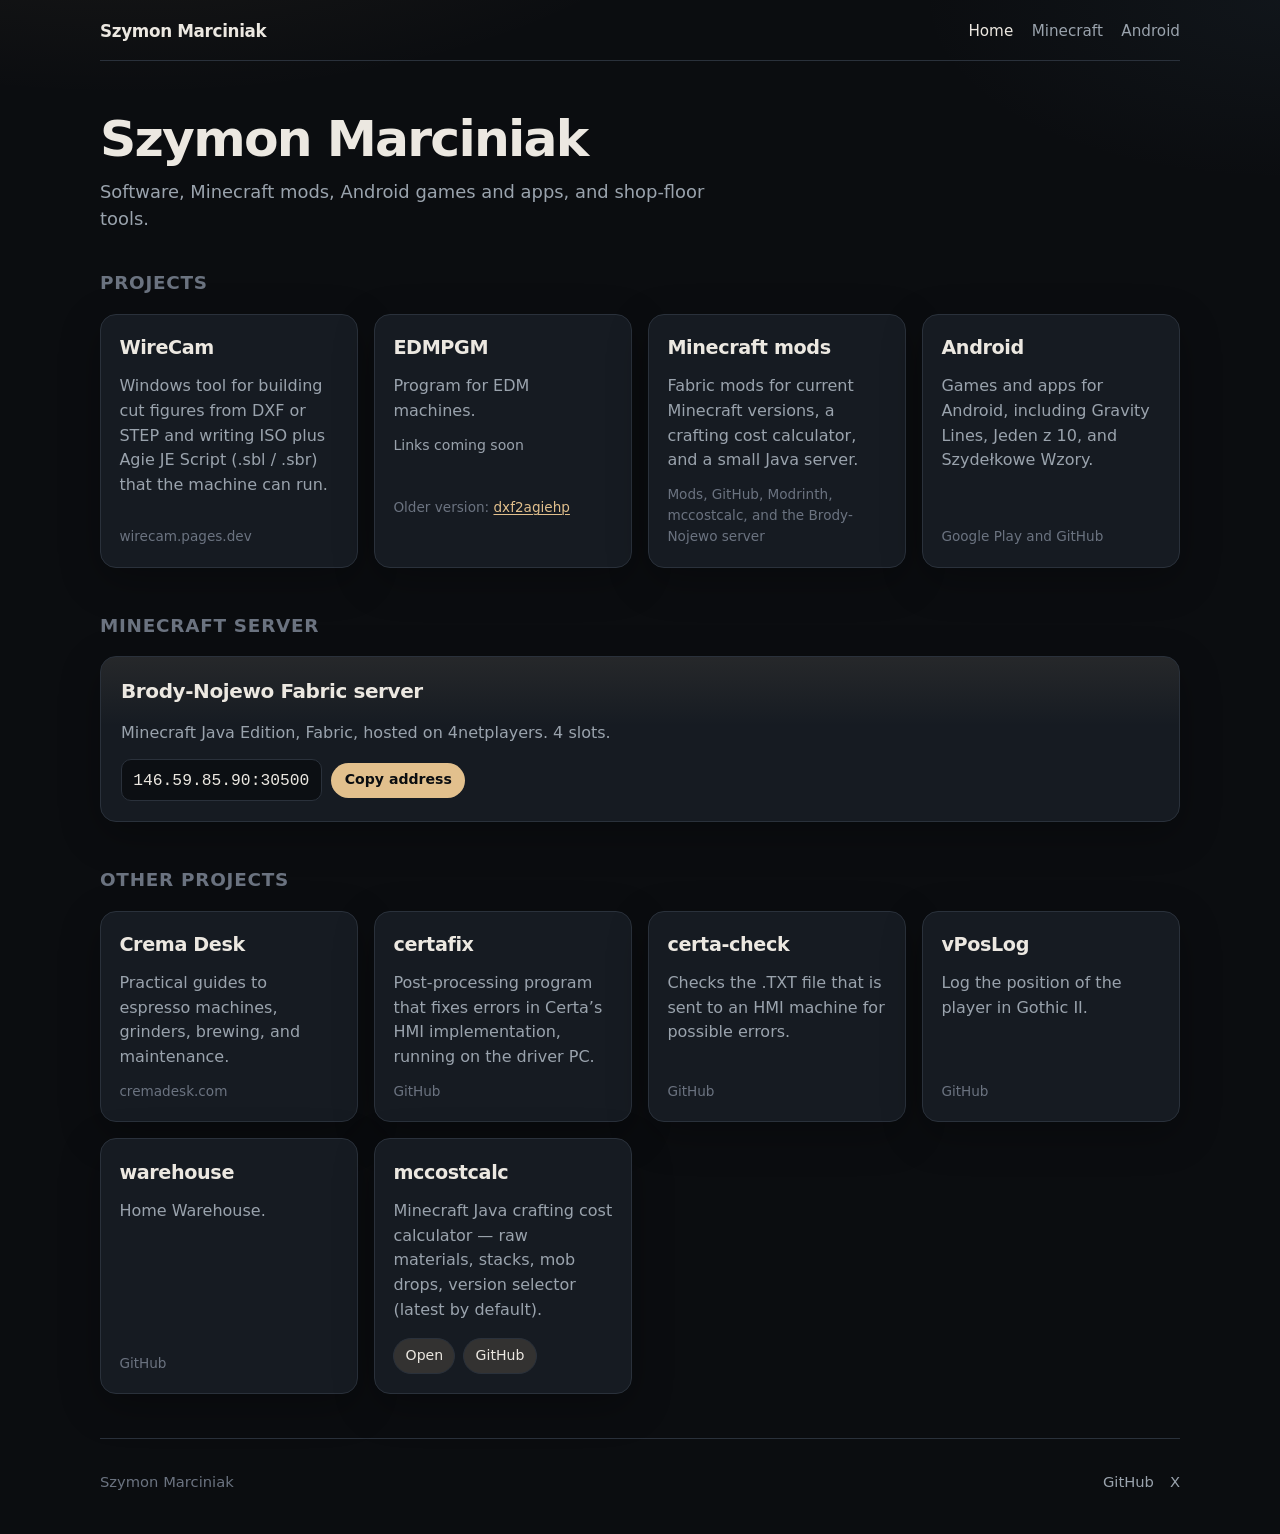
<file: index.html>
<!DOCTYPE html>
<html lang="en">
<head>
  <meta charset="utf-8">
  <meta name="viewport" content="width=device-width, initial-scale=1">
  <title>Szymon Marciniak</title>
  <meta name="description" content="Projects by Szymon Marciniak — WireCam, Minecraft mods, Android games and apps, and other tools.">
  <link rel="icon" href="/assets/favicon.svg" type="image/svg+xml">
  <link rel="stylesheet" href="/assets/style.css">
</head>
<body>
  <header class="site-header wrap">
    <a class="wordmark" href="/">Szymon Marciniak</a>
    <nav class="nav" aria-label="Primary">
      <a href="/" aria-current="page">Home</a>
      <a href="/minecraft/">Minecraft</a>
      <a href="/android/">Android</a>
    </nav>
  </header>
  <main>
    <section class="hero wrap">
      <h1>Szymon Marciniak</h1>
      <p class="lede">Software, Minecraft mods, Android games and apps, and shop-floor tools.</p>
    </section>

    <section class="section wrap" id="projects">
      <h2>Projects</h2>
      <div class="grid">
        <a class="card" href="https://wirecam.pages.dev">
          <h3>WireCam</h3>
          <p>Windows tool for building cut figures from DXF or STEP and writing ISO plus Agie JE Script (.sbl / .sbr) that the machine can run.</p>
          <span class="meta">wirecam.pages.dev</span>
        </a>

        <!--
          EDMPGM — program for EDM machines.
          Links for the current version will be added later. When they arrive,
          replace the "Links coming soon" paragraph with links, for example:
            <div class="actions">
              <a class="btn" href="https://…">Website</a>
              <a class="btn" href="https://github.com/VashaTS/…">GitHub</a>
              <a class="btn" href="…">Download</a>
            </div>
          Keep the older-version link to dxf2agiehp below.
        -->
        <article class="card" id="edmpgm">
          <h3>EDMPGM</h3>
          <p>Program for EDM machines.</p>
          <p class="soon">Links coming soon</p>
          <p class="meta">Older version: <a href="https://github.com/VashaTS/dxf2agiehp">dxf2agiehp</a></p>
        </article>

        <a class="card" href="/minecraft/">
          <h3>Minecraft mods</h3>
          <p>Fabric mods for current Minecraft versions, a crafting cost calculator, and a small Java server.</p>
          <span class="meta">Mods, GitHub, Modrinth, mccostcalc, and the Brody-Nojewo server</span>
        </a>

        <a class="card" href="/android/">
          <h3>Android</h3>
          <p>Games and apps for Android, including Gravity Lines, Jeden z 10, and Szydełkowe Wzory.</p>
          <span class="meta">Google Play and GitHub</span>
        </a>
      </div>
    </section>

    <section class="section wrap" id="minecraft-server">
      <h2>Minecraft server</h2>
    <article class="server" id="server">
      <h3>Brody-Nojewo Fabric server</h3>
      <p>Minecraft Java Edition, Fabric, hosted on 4netplayers. 4 slots.</p>
      <div class="address-row">
        <code class="address" id="server-address">146.59.85.90:30500</code>
        <button type="button" class="copy-btn" data-copy="146.59.85.90:30500" aria-label="Copy server address 146.59.85.90:30500">Copy address</button>
      </div>
    </article>
    </section>

    <section class="section wrap" id="other">
      <h2>Other projects</h2>
      <div class="grid">
        <a class="card" href="https://cremadesk.com">
          <h3>Crema Desk</h3>
          <p>Practical guides to espresso machines, grinders, brewing, and maintenance.</p>
          <span class="meta">cremadesk.com</span>
        </a>
        <a class="card" href="https://github.com/VashaTS/certafix">
          <h3>certafix</h3>
          <p>Post-processing program that fixes errors in Certa’s HMI implementation, running on the driver PC.</p>
          <span class="meta">GitHub</span>
        </a>
        <a class="card" href="https://github.com/VashaTS/certa-check">
          <h3>certa-check</h3>
          <p>Checks the .TXT file that is sent to an HMI machine for possible errors.</p>
          <span class="meta">GitHub</span>
        </a>
        <a class="card" href="https://github.com/VashaTS/vPosLog">
          <h3>vPosLog</h3>
          <p>Log the position of the player in Gothic II.</p>
          <span class="meta">GitHub</span>
        </a>
        <a class="card" href="https://github.com/VashaTS/warehouse">
          <h3>warehouse</h3>
          <p>Home Warehouse.</p>
          <span class="meta">GitHub</span>
        </a>
        <article class="card">
          <h3>mccostcalc</h3>
          <p>Minecraft Java crafting cost calculator — raw materials, stacks, mob drops, version selector (latest by default).</p>
          <div class="actions">
            <a class="btn" href="https://mccostcalc.pages.dev">Open</a>
            <a class="btn" href="https://github.com/VashaTS/mccostcalc">GitHub</a>
          </div>
        </article>
      </div>
    </section>
  </main>
  <footer class="site-footer wrap">
    <div>Szymon Marciniak</div>
    <div class="footer-links">
      <a href="https://github.com/VashaTS">GitHub</a>
      <a href="https://x.com/Vsh333">X</a>
    </div>
  </footer>
  <script src="/assets/site.js" defer></script>
</body>
</html>
</file>
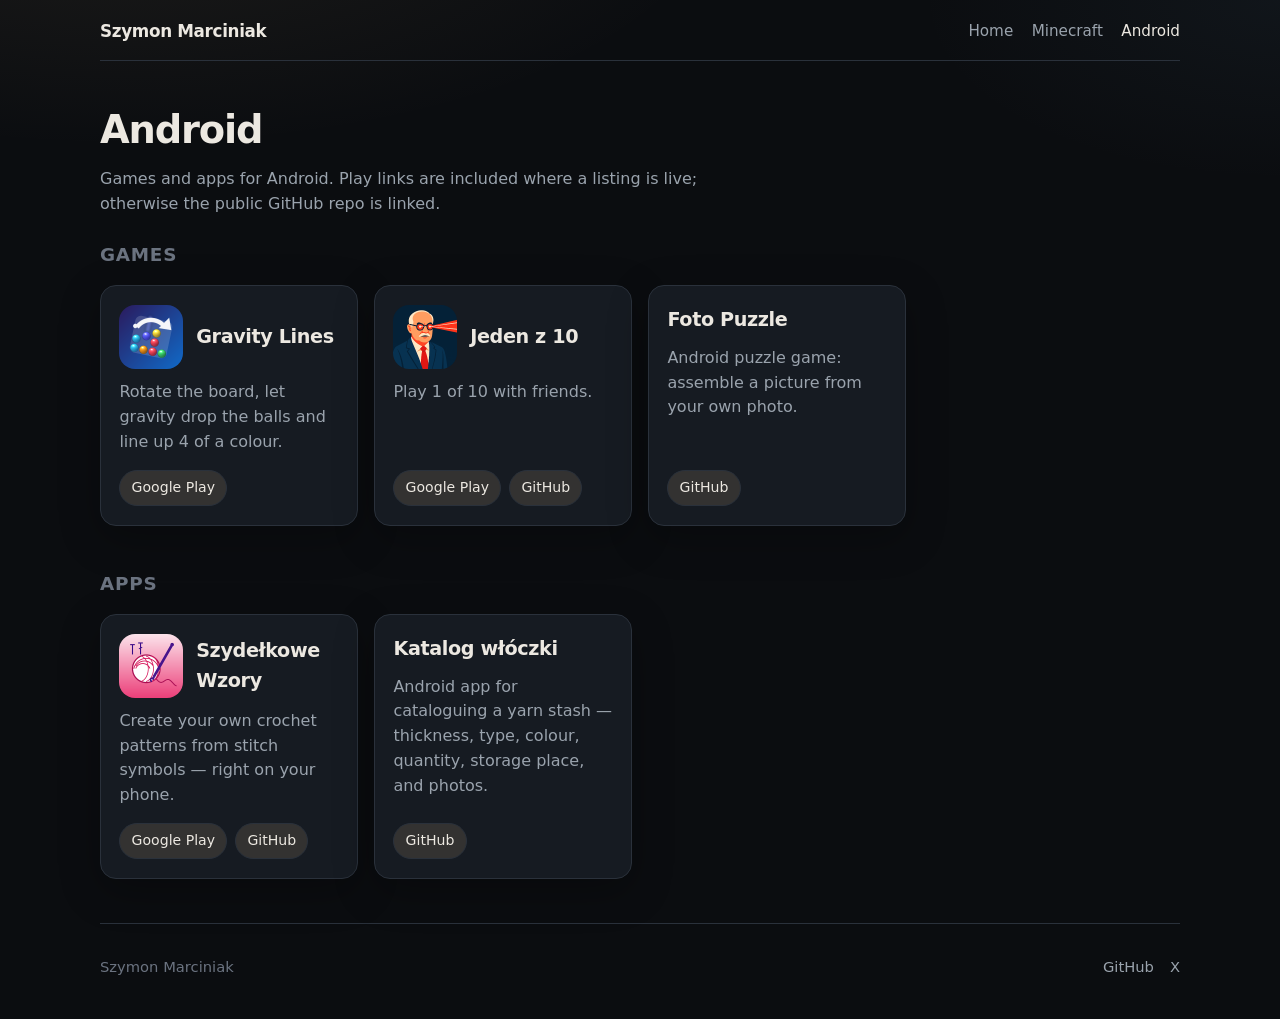
<file: android/index.html>
<!DOCTYPE html>
<html lang="en">
<head>
  <meta charset="utf-8">
  <meta name="viewport" content="width=device-width, initial-scale=1">
  <title>Android — Szymon Marciniak</title>
  <meta name="description" content="Android games and apps by Szymon Marciniak, including Gravity Lines, Jeden z 10, and Szydełkowe Wzory.">
  <link rel="icon" href="/assets/favicon.svg" type="image/svg+xml">
  <link rel="stylesheet" href="/assets/style.css">
</head>
<body>
  <header class="site-header wrap">
    <a class="wordmark" href="/">Szymon Marciniak</a>
    <nav class="nav" aria-label="Primary">
      <a href="/">Home</a>
      <a href="/minecraft/">Minecraft</a>
      <a href="/android/" aria-current="page">Android</a>
    </nav>
  </header>
  <main>
    <section class="page-title wrap">
      <h1>Android</h1>
      <p>Games and apps for Android. Play links are included where a listing is live; otherwise the public GitHub repo is linked.</p>
    </section>

    <section class="section wrap" id="games">
      <h2>Games</h2>
      <div class="grid">
        <article class="card">
          <div class="card-head">
            <img class="icon icon--lg" src="/assets/icons/gravity-lines.png" alt="" width="64" height="64">
            <h3>Gravity Lines</h3>
          </div>
          <p>Rotate the board, let gravity drop the balls and line up 4 of a colour.</p>
          <div class="actions">
            <a class="btn" href="https://play.google.com/store/apps/details?id=pl.vashats.gravitylines">Google Play</a>
          </div>
        </article>

        <article class="card">
          <div class="card-head">
            <img class="icon icon--lg" src="/assets/icons/jeden-z-10.png" alt="" width="64" height="64">
            <h3>Jeden z 10</h3>
          </div>
          <p>Play 1 of 10 with friends.</p>
          <div class="actions">
            <a class="btn" href="https://play.google.com/store/apps/details?id=net.szymonmarciniak.jeden_z_dziesieciu_v2">Google Play</a>
            <a class="btn" href="https://github.com/VashaTS/jedenz10">GitHub</a>
          </div>
        </article>

        <article class="card">
          <h3>Foto Puzzle</h3>
          <p>Android puzzle game: assemble a picture from your own photo.</p>
          <div class="actions">
            <a class="btn" href="https://github.com/VashaTS/foto-puzzle">GitHub</a>
          </div>
        </article>
      </div>
    </section>

    <section class="section wrap" id="apps">
      <h2>Apps</h2>
      <div class="grid">
        <article class="card">
          <div class="card-head">
            <img class="icon icon--lg" src="/assets/icons/szydelkowe-wzory.png" alt="" width="64" height="64">
            <h3>Szydełkowe Wzory</h3>
          </div>
          <p>Create your own crochet patterns from stitch symbols — right on your phone.</p>
          <div class="actions">
            <a class="btn" href="https://play.google.com/store/apps/details?id=pl.szydelko.szydelkowe_wzory">Google Play</a>
            <a class="btn" href="https://github.com/VashaTS/szydelkowe-wzory">GitHub</a>
          </div>
        </article>

        <article class="card">
          <h3>Katalog włóczki</h3>
          <p>Android app for cataloguing a yarn stash — thickness, type, colour, quantity, storage place, and photos.</p>
          <div class="actions">
            <a class="btn" href="https://github.com/VashaTS/katalog-wloczki">GitHub</a>
          </div>
        </article>
      </div>
    </section>
  </main>
  <footer class="site-footer wrap">
    <div>Szymon Marciniak</div>
    <div class="footer-links">
      <a href="https://github.com/VashaTS">GitHub</a>
      <a href="https://x.com/Vsh333">X</a>
    </div>
  </footer>
  <script src="/assets/site.js" defer></script>
</body>
</html>
</file>
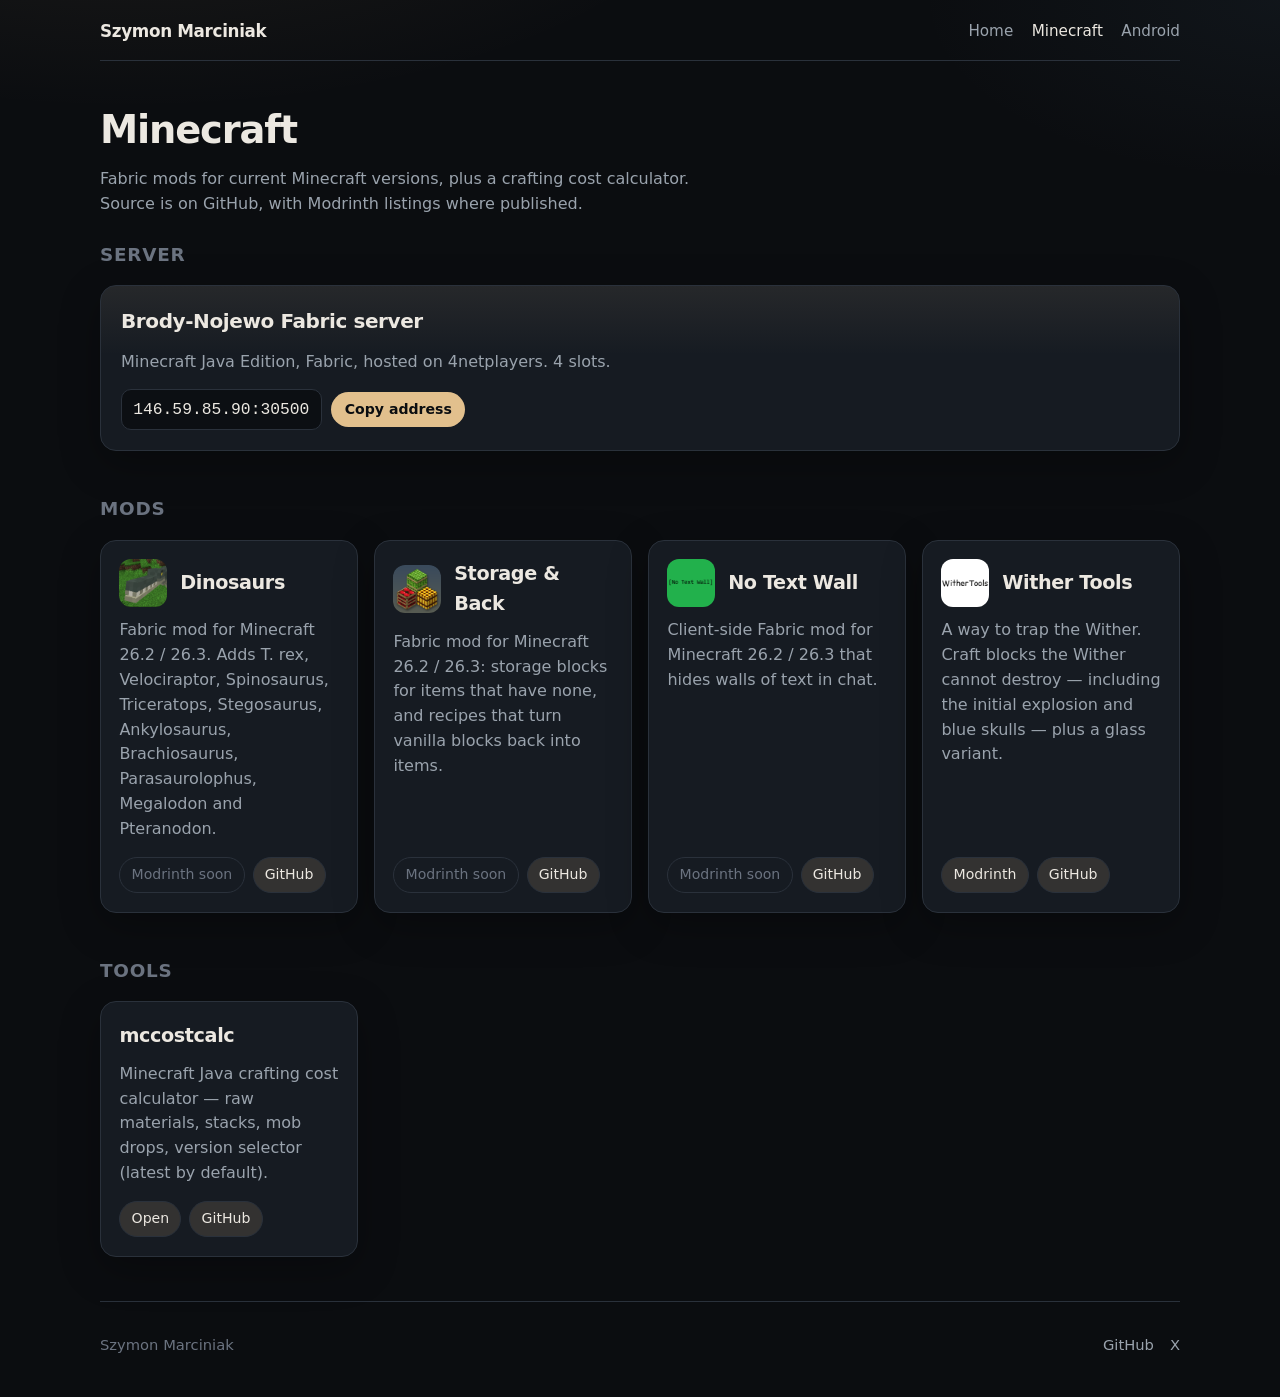
<file: minecraft/index.html>
<!DOCTYPE html>
<html lang="en">
<head>
  <meta charset="utf-8">
  <meta name="viewport" content="width=device-width, initial-scale=1">
  <title>Minecraft — Szymon Marciniak</title>
  <meta name="description" content="Fabric Minecraft mods, the mccostcalc crafting cost calculator, and the Brody-Nojewo server.">
  <link rel="icon" href="/assets/favicon.svg" type="image/svg+xml">
  <link rel="stylesheet" href="/assets/style.css">
</head>
<body>
  <header class="site-header wrap">
    <a class="wordmark" href="/">Szymon Marciniak</a>
    <nav class="nav" aria-label="Primary">
      <a href="/">Home</a>
      <a href="/minecraft/" aria-current="page">Minecraft</a>
      <a href="/android/">Android</a>
    </nav>
  </header>
  <main>
    <section class="page-title wrap">
      <h1>Minecraft</h1>
      <p>Fabric mods for current Minecraft versions, plus a crafting cost calculator. Source is on GitHub, with Modrinth listings where published.</p>
    </section>

    <section class="section wrap" id="server">
      <h2>Server</h2>
    <article class="server" id="server">
      <h3>Brody-Nojewo Fabric server</h3>
      <p>Minecraft Java Edition, Fabric, hosted on 4netplayers. 4 slots.</p>
      <div class="address-row">
        <code class="address" id="server-address">146.59.85.90:30500</code>
        <button type="button" class="copy-btn" data-copy="146.59.85.90:30500" aria-label="Copy server address 146.59.85.90:30500">Copy address</button>
      </div>
    </article>
    </section>

    <section class="section wrap" id="mods">
      <h2>Mods</h2>
      <div class="grid">
        <article class="card">
          <div class="card-head">
            <img class="icon" src="/assets/icons/dinosaurs.png" alt="" width="48" height="48">
            <h3>Dinosaurs</h3>
          </div>
          <p>Fabric mod for Minecraft 26.2 / 26.3. Adds T. rex, Velociraptor, Spinosaurus, Triceratops, Stegosaurus, Ankylosaurus, Brachiosaurus, Parasaurolophus, Megalodon and Pteranodon.</p>
          <div class="actions">
            <!--
              Modrinth listing was not public as of 2026-11-21 (API 404).
              Intended URL once live: https://modrinth.com/mod/dinosaurs-mod
              Then replace the disabled button with:
              <a class="btn" href="https://modrinth.com/mod/dinosaurs-mod">Modrinth</a>
            -->
            <span class="btn btn--disabled" title="Modrinth listing not published yet">Modrinth soon</span>
            <a class="btn" href="https://github.com/VashaTS/dinosaurs-mod">GitHub</a>
          </div>
        </article>

        <article class="card">
          <div class="card-head">
            <img class="icon" src="/assets/icons/storage-and-back.png" alt="" width="48" height="48">
            <h3>Storage &amp; Back</h3>
          </div>
          <p>Fabric mod for Minecraft 26.2 / 26.3: storage blocks for items that have none, and recipes that turn vanilla blocks back into items.</p>
          <div class="actions">
            <!--
              GitHub homepage points to https://modrinth.com/mod/storage-and-back
              but that listing returned 404 on 2026-11-21. When it is live, replace with:
              <a class="btn" href="https://modrinth.com/mod/storage-and-back">Modrinth</a>
            -->
            <span class="btn btn--disabled" title="Modrinth listing not published yet">Modrinth soon</span>
            <a class="btn" href="https://github.com/VashaTS/storage-and-back">GitHub</a>
          </div>
        </article>

        <article class="card">
          <div class="card-head">
            <img class="icon" src="/assets/icons/no-text-wall.png" alt="" width="48" height="48">
            <h3>No Text Wall</h3>
          </div>
          <p>Client-side Fabric mod for Minecraft 26.2 / 26.3 that hides walls of text in chat.</p>
          <div class="actions">
            <!--
              GitHub homepage points to https://modrinth.com/mod/no-text-wall
              but that listing returned 404 on 2026-11-21. When it is live, replace with:
              <a class="btn" href="https://modrinth.com/mod/no-text-wall">Modrinth</a>
            -->
            <span class="btn btn--disabled" title="Modrinth listing not published yet">Modrinth soon</span>
            <a class="btn" href="https://github.com/VashaTS/no-text-wall">GitHub</a>
          </div>
        </article>

        <article class="card">
          <div class="card-head">
            <img class="icon" src="/assets/icons/wither-tools.png" alt="" width="48" height="48">
            <h3>Wither Tools</h3>
          </div>
          <p>A way to trap the Wither. Craft blocks the Wither cannot destroy — including the initial explosion and blue skulls — plus a glass variant.</p>
          <div class="actions">
            <a class="btn" href="https://modrinth.com/mod/wither-tools">Modrinth</a>
            <a class="btn" href="https://github.com/VashaTS/wither-tools">GitHub</a>
          </div>
        </article>
      </div>
    </section>

    <section class="section wrap" id="tools">
      <h2>Tools</h2>
      <div class="grid">
        <article class="card">
          <h3>mccostcalc</h3>
          <p>Minecraft Java crafting cost calculator — raw materials, stacks, mob drops, version selector (latest by default).</p>
          <div class="actions">
            <a class="btn" href="https://mccostcalc.pages.dev">Open</a>
            <a class="btn" href="https://github.com/VashaTS/mccostcalc">GitHub</a>
          </div>
        </article>
      </div>
    </section>
  </main>
  <footer class="site-footer wrap">
    <div>Szymon Marciniak</div>
    <div class="footer-links">
      <a href="https://github.com/VashaTS">GitHub</a>
      <a href="https://x.com/Vsh333">X</a>
    </div>
  </footer>
  <script src="/assets/site.js" defer></script>
</body>
</html>
</file>
<file: assets/style.css>
/* Shared styles for the homepage. Edit colours and type here. */
:root {
  --bg: #0b0d10;
  --bg-elev: #12161c;
  --bg-card: #161b22;
  --bg-card-hover: #1b2129;
  --line: #2a313b;
  --text: #ece8e1;
  --muted: #9aa3ad;
  --faint: #6b7380;
  --accent: #e2c08d;
  --accent-dim: rgba(226, 192, 141, 0.14);
  --ok: #9dcfb0;
  --radius: 16px;
  --shadow: 0 12px 40px rgba(0, 0, 0, 0.28);
  --sans: "Segoe UI", "Helvetica Neue", system-ui, -apple-system, sans-serif;
  --mono: "ui-monospace", "SFMono-Regular", "Cascadia Code", "Consolas", monospace;
}

* { box-sizing: border-box; }
html { color-scheme: dark; scroll-behavior: smooth; }
body {
  margin: 0;
  min-height: 100vh;
  font-family: var(--sans);
  background:
    radial-gradient(1200px 500px at 10% -10%, rgba(226, 192, 141, 0.08), transparent 50%),
    radial-gradient(800px 400px at 100% 0%, rgba(90, 130, 160, 0.07), transparent 45%),
    var(--bg);
  color: var(--text);
  line-height: 1.55;
  font-size: 1rem;
}

a { color: var(--accent); text-decoration-thickness: 1px; text-underline-offset: 0.18em; }
a:hover { color: #f0d3a8; }
img { max-width: 100%; height: auto; }

.wrap {
  width: min(1080px, calc(100% - 2.5rem));
  margin: 0 auto;
}

.site-header {
  display: flex;
  align-items: center;
  justify-content: space-between;
  gap: 1rem;
  padding: 1.15rem 0 1rem;
  border-bottom: 1px solid var(--line);
}
.wordmark {
  color: var(--text);
  text-decoration: none;
  font-weight: 650;
  letter-spacing: -0.02em;
  font-size: 1.05rem;
}
.wordmark:hover { color: var(--text); }
.nav { display: flex; gap: 1.15rem; flex-wrap: wrap; }
.nav a {
  color: var(--muted);
  text-decoration: none;
  font-size: 0.95rem;
}
.nav a:hover, .nav a[aria-current="page"] { color: var(--text); }

.hero { padding: 3.25rem 0 2.25rem; }
.hero h1 {
  margin: 0 0 0.7rem;
  font-size: clamp(2.1rem, 5vw, 3.15rem);
  letter-spacing: -0.035em;
  line-height: 1.05;
  font-weight: 700;
}
.lede {
  margin: 0;
  max-width: 38rem;
  color: var(--muted);
  font-size: 1.12rem;
}

h2 {
  margin: 0 0 1rem;
  font-size: 1.15rem;
  letter-spacing: 0.04em;
  text-transform: uppercase;
  color: var(--faint);
  font-weight: 650;
}

.section { padding: 0 0 2.75rem; }

.grid {
  display: grid;
  grid-template-columns: repeat(auto-fill, minmax(250px, 1fr));
  gap: 1rem;
}

.card {
  display: flex;
  flex-direction: column;
  gap: 0.7rem;
  background: var(--bg-card);
  border: 1px solid var(--line);
  border-radius: var(--radius);
  padding: 1.15rem 1.15rem 1.2rem;
  box-shadow: var(--shadow);
  color: inherit;
  text-decoration: none;
  min-height: 100%;
}
a.card:hover, a.card:focus-visible {
  background: var(--bg-card-hover);
  border-color: #3a4350;
  color: inherit;
}
.card h3 {
  margin: 0;
  font-size: 1.2rem;
  letter-spacing: -0.02em;
  font-weight: 650;
}
.card p { margin: 0; color: var(--muted); flex: 1; }
.card .meta { color: var(--faint); font-size: 0.85rem; }

.card-head {
  display: flex;
  align-items: center;
  gap: 0.8rem;
}
.icon {
  width: 48px;
  height: 48px;
  border-radius: 12px;
  object-fit: cover;
  background: #0a0c0f;
  flex: none;
}
.icon--lg { width: 64px; height: 64px; border-radius: 16px; }

.actions { display: flex; flex-wrap: wrap; gap: 0.5rem; margin-top: 0.25rem; }

.btn {
  display: inline-flex;
  align-items: center;
  justify-content: center;
  gap: 0.35rem;
  padding: 0.38rem 0.7rem;
  border-radius: 999px;
  border: 1px solid var(--line);
  background: var(--accent-dim);
  color: var(--text);
  text-decoration: none;
  font-size: 0.88rem;
}
.btn:hover { border-color: var(--accent); color: var(--accent); }
.btn--disabled, .btn[aria-disabled="true"] {
  color: var(--faint);
  background: transparent;
  pointer-events: none;
}

.soon {
  display: inline-block;
  margin: 0;
  color: var(--accent);
  font-size: 0.88rem;
}

.server {
  display: grid;
  gap: 0.85rem;
  background:
    linear-gradient(180deg, rgba(226, 192, 141, 0.08), transparent 42%),
    var(--bg-card);
  border: 1px solid var(--line);
  border-radius: var(--radius);
  padding: 1.2rem 1.25rem 1.25rem;
  box-shadow: var(--shadow);
}
.server h3 { margin: 0; font-size: 1.25rem; letter-spacing: -0.02em; }
.server p { margin: 0; color: var(--muted); }
.address-row {
  display: flex;
  flex-wrap: wrap;
  align-items: center;
  gap: 0.6rem;
}
.address {
  font-family: var(--mono);
  font-size: 1.02rem;
  background: #0c0f13;
  border: 1px solid var(--line);
  border-radius: 10px;
  padding: 0.45rem 0.7rem;
  color: var(--text);
  user-select: all;
}
.copy-btn {
  font: inherit;
  font-size: 0.88rem;
  cursor: pointer;
  color: var(--bg);
  background: var(--accent);
  border: 0;
  border-radius: 999px;
  padding: 0.42rem 0.85rem;
  font-weight: 650;
}
.copy-btn:hover { filter: brightness(1.08); }
.copy-btn:focus-visible { outline: 2px solid var(--accent); outline-offset: 2px; }
.copy-btn[data-copied="1"] { background: var(--ok); color: #0b0d10; }

.site-footer {
  padding: 2rem 0 2.5rem;
  border-top: 1px solid var(--line);
  color: var(--faint);
  display: flex;
  justify-content: space-between;
  gap: 1rem;
  flex-wrap: wrap;
  font-size: 0.92rem;
}
.site-footer a { color: var(--muted); text-decoration: none; }
.site-footer a:hover { color: var(--accent); }
.footer-links { display: flex; gap: 1rem; }

.page-title { padding: 2.4rem 0 1.5rem; }
.page-title h1 {
  margin: 0 0 0.5rem;
  font-size: clamp(1.8rem, 4vw, 2.4rem);
  letter-spacing: -0.03em;
}
.page-title p { margin: 0; color: var(--muted); max-width: 40rem; }

@media (max-width: 600px) {
  .wrap { width: min(1080px, calc(100% - 1.5rem)); }
  .hero { padding-top: 2.2rem; }
  .icon { width: 44px; height: 44px; }
}
</file>
